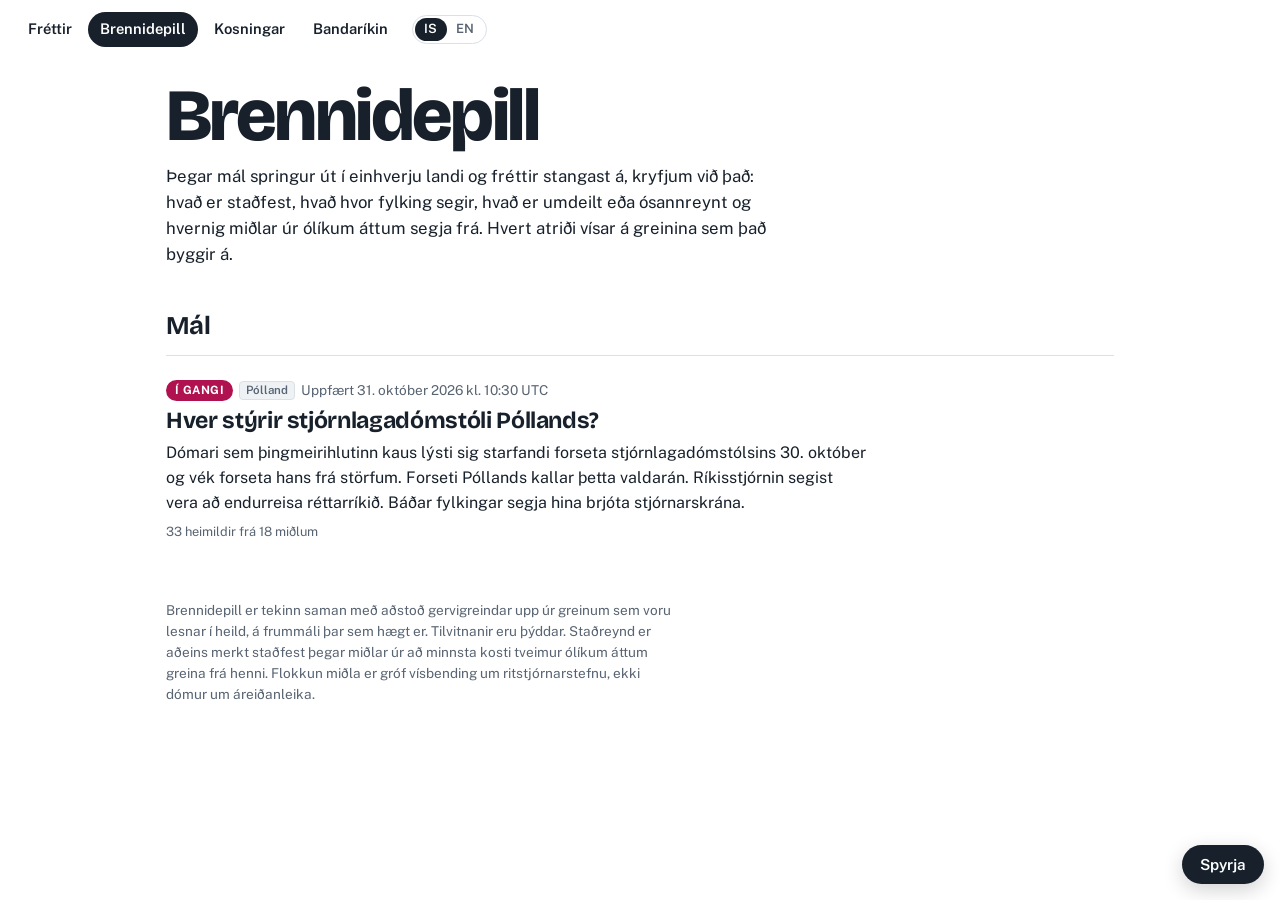
<file: brennidepill.html>
<!doctype html>
<html lang="is">
<head>
<meta charset="utf-8">
<meta name="viewport" content="width=device-width, initial-scale=1">
<title data-en="Focus">Brennidepill</title>
<meta name="description" content="Mál sem spretta upp í einstökum löndum, krufin hlutlægt: hvað er staðfest, hvað er umdeilt og hvernig ólíkir miðlar segja frá." data-en-content="Stories emerging from individual countries, taken apart objectively: what is confirmed, what is disputed and how different outlets tell it.">
<link rel="preconnect" href="https://fonts.googleapis.com">
<link rel="preconnect" href="https://fonts.gstatic.com" crossorigin>
<link href="https://fonts.googleapis.com/css2?family=Bricolage+Grotesque:opsz,wght@12..96,500;12..96,700;12..96,800&family=Public+Sans:ital,wght@0,400;0,500;0,600;1,400&display=swap" rel="stylesheet">
<link rel="stylesheet" href="/styles.css">
<link rel="stylesheet" href="/chat.css">
<link rel="stylesheet" href="/frettir.css">
<link rel="stylesheet" href="/brennidepill.css">
<link rel="icon" href="data:image/svg+xml,<svg xmlns='http://www.w3.org/2000/svg' viewBox='0 0 32 32'><circle cx='16' cy='16' r='12' fill='none' stroke='%2317202b' stroke-width='3'/><circle cx='16' cy='16' r='5' fill='%23b0124f'/></svg>">
</head>
<body class="fin">
<nav class="sitenav" aria-label="Síður" data-en-aria-label="Pages">
  <a href="/frettir" data-en="News">Fréttir</a>
  <a href="/brennidepill" aria-current="page" data-en="Focus">Brennidepill</a>
  <a href="/" data-en="Elections">Kosningar</a>
  <a href="/bandarikin" data-en="United States">Bandaríkin</a>
</nav>
<main class="fin-main">
  <header class="fin-head" id="head">
    <h1><a href="/brennidepill" id="home" data-en="Focus">Brennidepill</a></h1>
    <p class="lede" data-en="When a story breaks in a country and the reports conflict, we take it apart: what is confirmed, what each side says, what is disputed or unverified, and how outlets in different camps frame it. Every point links to the article it rests on.">Þegar mál springur út í einhverju landi og fréttir stangast á, kryfjum við það: hvað er staðfest, hvað hvor fylking segir, hvað er umdeilt eða ósannreynt og hvernig miðlar úr ólíkum áttum segja frá. Hvert atriði vísar á greinina sem það byggir á.</p>
  </header>
  <section class="block" id="list-box" aria-labelledby="list-h">
    <h2 id="list-h" data-en="Topics">Mál</h2>
    <ol class="bd-list" id="list"></ol>
  </section>
  <article class="bd" id="topic" hidden></article>
  <p class="fineprint" data-en="Focus pieces are compiled with AI assistance from articles read in full, in the original language where possible. Quotes are translated. A fact is marked confirmed only when outlets from at least two different camps report it. Outlet camps are a rough guide to editorial leaning, not a verdict on reliability.">Brennidepill er tekinn saman með aðstoð gervigreindar upp úr greinum sem voru lesnar í heild, á frummáli þar sem hægt er. Tilvitnanir eru þýddar. Staðreynd er aðeins merkt staðfest þegar miðlar úr að minnsta kosti tveimur ólíkum áttum greina frá henni. Flokkun miðla er gróf vísbending um ritstjórnarstefnu, ekki dómur um áreiðanleika.</p>
</main>
<script src="/i18n.js"></script>
<script src="/brennidepill.js"></script>
<script src="/chat.js"></script>
</body>
</html>
</file>
<file: styles.css>
:root {
  --ocean: #d3dce5;
  --land: #f5f7f8;
  --land-line: #b4c0cb;
  --ink: #17202b;
  --muted: #586472;
  --rule: #d9e0e6;
  --surface: #ffffff;
  --surface-2: #eef2f5;
  --s1: #b0124f;
  --s2: #d9487e;
  --s3: #ec8db0;
  --s4: #f6c6d8;
  --r-new: #0f8a7e;
  --r-inc: #c4870f;
  --focus: #1d5fd1;
  --chip-gov: #1f6b4f;
  --chip-gov-bg: #dcefe6;
  --display: "Bricolage Grotesque", "Avenir Next", system-ui, sans-serif;
  --text: "Public Sans", "Helvetica Neue", Arial, sans-serif;
  color-scheme: light;
}
@media (prefers-color-scheme: dark) {
  :root:not([data-theme="light"]) {
    --ocean: #0d131a; --land: #1b242e; --land-line: #2f3b48; --ink: #e7ecf1; --muted: #9ba7b5;
    --rule: #26313d; --surface: #141b23; --surface-2: #1d2630;
    --s1: #ff4f8f; --s2: #d33a72; --s3: #8f2f53; --s4: #5a2a3e;
    --r-new: #2fc4b2; --r-inc: #e2a63c;
    --focus: #7aa7ff; --chip-gov: #8fe0bd; --chip-gov-bg: #183a2e; color-scheme: dark;
  }
}
:root[data-theme="dark"] {
  --ocean: #0d131a; --land: #1b242e; --land-line: #2f3b48; --ink: #e7ecf1; --muted: #9ba7b5;
  --rule: #26313d; --surface: #141b23; --surface-2: #1d2630;
  --s1: #ff4f8f; --s2: #d33a72; --s3: #8f2f53; --s4: #5a2a3e;
  --r-new: #2fc4b2; --r-inc: #e2a63c;
  --focus: #7aa7ff; --chip-gov: #8fe0bd; --chip-gov-bg: #183a2e; color-scheme: dark;
}

* { box-sizing: border-box; }
html { -webkit-text-size-adjust: 100%; }
body { margin: 0; background: var(--ocean); color: var(--ink); font: 400 16px/1.55 var(--text); }
button, input { font: inherit; color: inherit; }
:focus-visible { outline: 3px solid var(--focus); outline-offset: 2px; }
.visually-hidden { position: absolute; width: 1px; height: 1px; overflow: hidden; clip: rect(0 0 0 0); white-space: nowrap; }
.skip { position: absolute; left: 16px; top: -80px; background: var(--surface); padding: 8px 12px; z-index: 50; }
.skip:focus { top: 12px; }

/* Atlas */
.atlas { position: relative; height: min(88vh, 860px); min-height: 520px; overflow: hidden; }
.map { position: absolute; inset: 0; }
.map svg { display: block; width: 100%; height: 100%; cursor: grab; touch-action: none; }
.map svg:active { cursor: grabbing; }
.country { fill: var(--land); stroke: var(--land-line); stroke-width: .5; vector-effect: non-scaling-stroke; }
.country.has-vote { cursor: pointer; }
.country.has-vote:hover, .country.is-active { stroke: var(--ink); stroke-width: 1.4; }
.country.is-dim { opacity: .35; }
.dot { stroke: var(--surface); stroke-width: 1.2; vector-effect: non-scaling-stroke; cursor: pointer; }
.pulse { fill: none; stroke: var(--s1); stroke-width: 1.5; vector-effect: non-scaling-stroke; transform-box: fill-box; transform-origin: center; animation: pulse 2.4s ease-out infinite; pointer-events: none; }
@keyframes pulse { from { transform: scale(1); opacity: .9; } to { transform: scale(3.2); opacity: 0; } }
@media (prefers-reduced-motion: reduce) { .pulse { animation: none; opacity: .6; } }

.masthead { position: absolute; z-index: 2; left: 16px; bottom: 76px; max-width: 26rem; pointer-events: none; }
.masthead h1 {
  margin: 0; font: 800 clamp(2.6rem, 7vw, 5.4rem)/.88 var(--display); letter-spacing: -.035em;
  font-variation-settings: "opsz" 96;
}
.lede { margin: .7rem 0 0; font-size: 1.05rem; max-width: 26rem; color: var(--ink); pointer-events: auto; }
.lede strong { font-weight: 600; }
.lede button { all: unset; cursor: pointer; text-decoration: underline; text-decoration-thickness: 1.5px; text-underline-offset: 3px; }
.lede button:focus-visible { outline: 3px solid var(--focus); }

.legend { position: absolute; left: 16px; bottom: 16px; z-index: 2; font-size: .82rem; color: var(--muted); }
.legend-title { display: block; margin-bottom: 4px; }
.legend-scale { display: flex; gap: 14px; margin: 0; padding: 0; list-style: none; flex-wrap: wrap; }
.legend-scale li { display: flex; align-items: center; gap: 6px; color: var(--ink); }
.legend-scale i { width: 14px; height: 14px; border-radius: 3px; background: var(--c); }
.legend { display: flex; flex-wrap: wrap; gap: 8px 28px; max-width: calc(100% - 260px); }
@media (min-width: 721px) and (max-width: 1100px) { .masthead { bottom: 124px; } }
.vote.result .winner { font: 700 1.15rem/1.25 var(--display); }
.vote.result .badge { display: inline-flex; align-items: center; gap: 6px; margin-top: 4px; font-size: .9rem; font-weight: 600; }
.vote.result .badge i { width: 10px; height: 10px; border-radius: 50%; background: var(--c); }

.map-tools { position: absolute; right: 16px; bottom: 16px; z-index: 2; display: flex; gap: 6px; }
.map-tools button { min-width: 40px; height: 40px; padding: 0 12px; border: 1px solid var(--land-line); background: var(--surface); border-radius: 8px; cursor: pointer; font-weight: 600; }
.map-tools button:hover { background: var(--surface-2); }

.tooltip { position: absolute; z-index: 5; pointer-events: none; background: var(--ink); color: var(--surface); padding: 6px 10px; border-radius: 6px; font-size: .85rem; line-height: 1.35; max-width: 240px; transform: translate(-50%, calc(-100% - 12px)); }
.tooltip b { font-weight: 600; }

.pphoto { float: right; width: 72px; margin: 0 0 6px 12px; }
.pphoto img { width: 72px; height: 72px; object-fit: cover; object-position: center 20%; border-radius: 50%; display: block; background: var(--surface-2); }
.pphoto figcaption { font-size: .62rem; line-height: 1.2; color: var(--muted); margin-top: 3px; text-align: center; word-break: break-word; }
.pphoto figcaption a { color: var(--muted); }
.party::after { content: ""; display: block; clear: both; }

/* Site nav */
.sitenav { display: flex; flex-wrap: wrap; align-items: center; gap: 4px; padding: 12px 16px; position: relative; z-index: 3; }
.sitenav a { color: var(--ink); text-decoration: none; padding: 6px 12px; border-radius: 999px; font-weight: 600; font-size: .92rem; }
.sitenav a:hover { background: var(--surface-2); }
.sitenav a[aria-current="page"] { background: var(--ink); color: var(--surface); }
.atlas .sitenav { position: absolute; top: 0; right: 0; }
.atlas .sitenav a { background: var(--surface); }
.atlas .sitenav a[aria-current="page"] { background: var(--ink); }

.lang-toggle { display: inline-flex; margin-left: 8px; border: 1px solid var(--rule); border-radius: 999px; padding: 2px; background: var(--surface); align-self: center; }
.lang-toggle button { border: 0; background: transparent; color: var(--muted); font: 600 .8rem/1 var(--text); padding: 5px 9px; border-radius: 999px; cursor: pointer; letter-spacing: .03em; }
.lang-toggle button[aria-pressed="true"] { background: var(--ink); color: var(--surface); }
.lang-toggle button:hover:not([aria-pressed="true"]) { color: var(--ink); }
.lang-toggle button:focus-visible { outline: 2px solid var(--focus); outline-offset: 1px; }

@media (max-width: 720px) { .atlas .sitenav { position: static; justify-content: flex-end; padding-bottom: 0; } }

/* Calendar */
.calendar { background: var(--surface); padding: 40px 16px 56px; }
.calendar > * { max-width: 920px; margin-left: auto; margin-right: auto; }
.calendar-head { display: flex; align-items: end; justify-content: space-between; gap: 16px; flex-wrap: wrap; margin-bottom: 8px; }
.calendar h2 { margin: 0; font: 700 2rem/1.1 var(--display); letter-spacing: -.02em; }
.search input { width: min(260px, 70vw); padding: 9px 12px; border: 1px solid var(--land-line); border-radius: 8px; background: var(--surface); }
.month { margin-top: 28px; }
.month h3 { margin: 0 0 4px; font: 700 1.05rem/1.3 var(--display); color: var(--muted); }
.rows { list-style: none; margin: 0; padding: 0; }
.row { border-top: 1px solid var(--rule); }
.row button { all: unset; box-sizing: border-box; width: 100%; display: grid; grid-template-columns: 4.2rem 1fr auto; gap: 12px; align-items: baseline; padding: 12px 4px; cursor: pointer; }
.row button:hover { background: var(--surface-2); }
.row button:focus-visible { outline: 3px solid var(--focus); outline-offset: -3px; }
.row .day { font: 700 1.25rem/1 var(--display); font-variant-numeric: tabular-nums; display: flex; gap: 8px; align-items: center; }
.row .day i { width: 10px; height: 10px; border-radius: 50%; background: var(--c); flex: none; }
.row .what { min-width: 0; }
.row .country-name { font-weight: 600; }
.row .kind { color: var(--muted); }
.status { font-size: .8rem; color: var(--muted); white-space: nowrap; }
.empty { color: var(--muted); padding: 16px 0; }
.fineprint { margin-top: 40px; font-size: .85rem; color: var(--muted); max-width: 64ch; }

/* Panel */
.scrim { position: fixed; inset: 0; background: rgba(10, 16, 24, .35); z-index: 19; }
.panel { position: fixed; z-index: 20; top: 0; right: 0; bottom: 0; width: min(460px, 100%); background: var(--surface); box-shadow: -18px 0 40px rgba(10, 16, 24, .18); overflow-y: auto; overscroll-behavior: contain; animation: slide-in .22s ease-out; }
@keyframes slide-in { from { transform: translateX(24px); opacity: 0; } }
@media (prefers-reduced-motion: reduce) { .panel { animation: none; } }
.panel-close { position: sticky; top: 12px; float: right; margin: 12px 12px 0 0; border: 1px solid var(--land-line); background: var(--surface); border-radius: 8px; padding: 6px 12px; cursor: pointer; z-index: 1; }
.panel-body { padding: 20px 24px 48px; }
.panel h2 { margin: 8px 0 0; font: 800 2.4rem/1 var(--display); letter-spacing: -.03em; }
.panel .leaders { margin: 8px 0 0; color: var(--muted); font-size: .92rem; }
.vote { margin: 20px 0 0; padding: 14px 16px; border-left: 5px solid var(--c, var(--s4)); background: var(--surface-2); border-radius: 0 8px 8px 0; }
.vote + .vote { margin-top: 10px; }
.vote .when { font: 700 1.3rem/1.2 var(--display); }
.vote .count { font-size: .9rem; color: var(--muted); }
.vote .type { margin-top: 2px; font-weight: 600; }
.vote .note { margin-top: 4px; font-size: .9rem; color: var(--muted); }
.summary { margin: 18px 0 0; font-size: 1rem; max-width: 60ch; }
.panel h3 { margin: 28px 0 4px; font: 700 1.25rem/1.2 var(--display); }
.parties { list-style: none; margin: 0; padding: 0; }
.party { padding: 16px 0; border-top: 1px solid var(--rule); }
.party-head { display: flex; justify-content: space-between; gap: 12px; align-items: baseline; }
.party-name { margin: 0; font-weight: 600; font-size: 1.05rem; line-height: 1.3; }
.party-abbr { color: var(--muted); font-weight: 500; }
.chip { font-size: .75rem; font-weight: 600; color: var(--chip-gov); background: var(--chip-gov-bg); padding: 2px 8px; border-radius: 999px; white-space: nowrap; }
.party-meta { margin: 4px 0 0; font-size: .88rem; color: var(--muted); }
.spectrum { margin: 10px 0 2px; }
.spectrum-track { position: relative; height: 6px; border-radius: 3px; background: var(--surface-2); border: 1px solid var(--rule); }
.spectrum-mark { position: absolute; top: 50%; width: 14px; height: 14px; border-radius: 50%; background: var(--ink); border: 2px solid var(--surface); transform: translate(-50%, -50%); }
.spectrum-span { position: absolute; top: -1px; bottom: -1px; border-radius: 3px; background: var(--muted); opacity: .55; }
.spectrum-labels { display: flex; justify-content: space-between; font-size: .72rem; color: var(--muted); margin-top: 3px; }
.spectrum-text { margin: 10px 0 6px; font-size: .85rem; color: var(--ink); }
.policies { margin: 10px 0 0; padding-left: 1.1rem; font-size: .94rem; }
.policies li + li { margin-top: 3px; }
.stats { display: grid; grid-template-columns: 1fr 1fr; gap: 8px 16px; margin: 10px 0 0; font-size: .85rem; }
.stats dt { color: var(--muted); }
.stats dd { margin: 0; }
.no-parties { color: var(--muted); }
.sources { font-size: .85rem; padding-left: 1.1rem; word-break: break-word; }
.sources a { color: var(--ink); }
.reviewed { margin-top: 20px; font-size: .8rem; color: var(--muted); }

@media (max-width: 720px) {
  .atlas { height: auto; min-height: 0; padding-bottom: 12px; }
  .masthead, .legend, .map-tools { position: static; }
  .legend { max-width: none; }
  .masthead { padding: 16px 16px 0; }
  .lede { font-size: .95rem; }
  .map { position: relative; inset: auto; aspect-ratio: 1.75; margin-top: 8px; }
  .legend { padding: 4px 16px 0; }
  .map-tools { padding: 10px 16px 0; }
  .panel { top: auto; height: 82vh; width: 100%; border-radius: 16px 16px 0 0; box-shadow: 0 -12px 40px rgba(10,16,24,.2); animation-name: rise; }
  @keyframes rise { from { transform: translateY(32px); opacity: 0; } }
  .panel-body { padding: 8px 16px 40px; }
  .panel h2 { font-size: 2rem; }
  .row button { grid-template-columns: 3.6rem 1fr; }
  .row .status { grid-column: 2; }
}
.hemi { margin: 10px 0 0; }
.hemi svg { width: 100%; max-width: 420px; display: block; margin: 0 auto; }
.hemi-total { font: 800 15px/1 var(--display); fill: var(--ink); }
.hemi-sub { font: 500 6px/1 var(--text); fill: var(--muted); }
.hemi-key, .poll-bars { list-style: none; padding: 0; margin: 10px 0 0; }
.hemi-key { display: flex; flex-wrap: wrap; gap: 4px 14px; font-size: .82rem; }
.hemi-key i { display: inline-block; width: 10px; height: 10px; border-radius: 50%; margin-right: 5px; vertical-align: -1px; }
.hemi-key b { font-variant-numeric: tabular-nums; }
.hemi figcaption, .poll figcaption { font-size: .78rem; color: var(--muted); margin-top: 8px; }
.hemi figcaption a, .poll figcaption a { color: var(--muted); }
.poll { margin: 6px 0 0; }
.poll-h { margin-top: 18px; }
.poll-bars li { display: grid; grid-template-columns: 7.5rem 1fr 3rem; align-items: center; gap: 8px; padding: 3px 0; font-size: .85rem; }
.poll-name { overflow: hidden; text-overflow: ellipsis; white-space: nowrap; }
.poll-track { position: relative; height: 12px; background: var(--surface-2); border-radius: 3px; }
.poll-bar { position: absolute; left: 0; top: 0; bottom: 0; border-radius: 3px; }
.poll-maj { position: absolute; top: -3px; bottom: -3px; width: 2px; background: var(--ink); opacity: .6; }
.poll-val { text-align: right; font-variant-numeric: tabular-nums; font-weight: 600; }

/* live election night */
.live { margin: 18px 0 0; padding: 14px 16px; border: 2px solid var(--s1); border-radius: 10px; background: var(--surface); }
.live.is-final { border-color: var(--rule); }
.live-head { display: flex; flex-wrap: wrap; justify-content: space-between; gap: 6px 12px; align-items: baseline; }
.live-tag { display: inline-flex; align-items: center; gap: 7px; font: 700 .8rem/1 var(--text); letter-spacing: .06em; text-transform: uppercase; color: var(--s1); }
.live.is-final .live-tag { color: var(--ink); }
.live-tag i, .live-lede i { width: 9px; height: 9px; border-radius: 50%; background: var(--s1); animation: livepulse 1.6s ease-in-out infinite; }
.live-lede { display: inline-flex; align-items: center; gap: 6px; font-weight: 700; color: var(--s1); }
@keyframes livepulse { 0%, 100% { opacity: 1; } 50% { opacity: .25; } }
@media (prefers-reduced-motion: reduce) { .live-tag i, .live-lede i { animation: none; } }
.live-upd { font-size: .8rem; color: var(--muted); font-variant-numeric: tabular-nums; }
.live-headline { margin: 8px 0 0; font: 700 1.1rem/1.3 var(--display); }
.live-blocs { margin-top: 12px; }
.live-bloc-bar { position: relative; display: flex; height: 16px; border-radius: 4px; overflow: hidden; background: var(--surface-2); }
.live-bloc-bar span { display: block; height: 100%; }
.live-bloc-bar i { position: absolute; top: 0; bottom: 0; width: 2px; background: var(--ink); }
.live-cap { font-size: .78rem; color: var(--muted); margin: 8px 0 0; }
.live-cap a { color: var(--muted); }

/* email alerts */
.subscribe { margin: 32px 0 0; max-width: 34rem; }
.subscribe.compact { margin: 10px 0 0; padding: 12px 16px; background: var(--surface-2); border-radius: 10px; }
.subscribe h3 { margin: 0 0 4px; }
.sub-lead { margin: 0 0 10px; font-size: .92rem; color: var(--muted); }
.sub-row { display: flex; gap: 8px; flex-wrap: wrap; }
.sub-row input { flex: 1 1 14rem; min-width: 0; padding: 9px 12px; font: inherit; border: 1px solid var(--land-line); border-radius: 8px; background: var(--surface); color: var(--ink); }
.sub-row button { padding: 9px 16px; font: 600 .95rem var(--text); border: 0; border-radius: 8px; background: var(--s1); color: #fff; cursor: pointer; }
.sub-row button:disabled { opacity: .6; cursor: default; }
.sub-row input:focus-visible, .sub-row button:focus-visible, .sub-consent input:focus-visible { outline: 3px solid var(--focus); outline-offset: 2px; }
.sub-consent { display: flex; gap: 8px; align-items: flex-start; margin-top: 8px; font-size: .8rem; color: var(--muted); }
.sub-consent input { margin-top: 2px; }
.sub-msg { margin: 6px 0 0; font-size: .85rem; font-weight: 600; min-height: 1em; }
.sub-hp { position: absolute; left: -9999px; width: 1px; height: 1px; opacity: 0; }

/* Brennidepill link in the country panel */
.focus-link { display: block; margin: 12px 0 4px; padding: 10px 12px; border-left: 4px solid var(--s1); background: var(--surface-2); border-radius: 0 8px 8px 0; color: var(--ink); text-decoration: none; font-weight: 600; line-height: 1.3; }
.focus-link span { display: block; font-size: .72rem; text-transform: uppercase; letter-spacing: .05em; color: var(--s1); margin-bottom: 2px; }
.focus-link:hover { background: var(--rule); }
</file>
<file: chat.css>
.chat-fab { position: fixed; right: 16px; bottom: 16px; z-index: 60; border: 0; border-radius: 999px; padding: 12px 18px; background: var(--ink); color: var(--surface); font: 600 .95rem/1 var(--text); cursor: pointer; box-shadow: 0 6px 20px rgba(0,0,0,.18); }
.chat-fab:focus-visible { outline: 3px solid var(--focus); outline-offset: 3px; }
.chat-box { position: fixed; right: 16px; bottom: 16px; z-index: 61; width: min(400px, calc(100vw - 32px)); height: min(560px, calc(100vh - 32px)); display: flex; flex-direction: column; background: var(--surface); color: var(--ink); border: 1px solid var(--rule); border-radius: 14px; box-shadow: 0 12px 40px rgba(0,0,0,.25); overflow: hidden; }
.chat-box[hidden], .chat-fab[hidden] { display: none; }
.chat-head { display: flex; align-items: center; justify-content: space-between; gap: 8px; padding: 12px 14px; border-bottom: 1px solid var(--rule); }
.chat-head strong { font: 700 1rem/1.2 var(--display); }
.chat-about { display: block; font-size: .8rem; color: var(--muted); }
.chat-close { border: 1px solid var(--rule); background: var(--surface); color: var(--ink); border-radius: 8px; padding: 4px 10px; cursor: pointer; }
.chat-log { flex: 1; overflow-y: auto; padding: 12px 14px; display: flex; flex-direction: column; gap: 10px; }
.chat-msg { max-width: 88%; padding: 9px 12px; border-radius: 12px; line-height: 1.45; font-size: .93rem; white-space: pre-wrap; overflow-wrap: anywhere; }
.chat-msg.me { align-self: flex-end; background: var(--ink); color: var(--surface); border-bottom-right-radius: 4px; }
.chat-msg.bot { align-self: flex-start; background: var(--surface-2); border-bottom-left-radius: 4px; }
.chat-msg.bot a { color: var(--focus); }
.chat-msg.wait { color: var(--muted); font-style: italic; }
.chat-sugg { display: flex; flex-wrap: wrap; gap: 6px; }
.chat-sugg button { border: 1px solid var(--rule); background: var(--surface); color: var(--ink); border-radius: 999px; padding: 5px 10px; font-size: .82rem; cursor: pointer; text-align: left; }
.chat-form { display: flex; gap: 8px; padding: 10px 12px; border-top: 1px solid var(--rule); }
.chat-form textarea { flex: 1; resize: none; height: 42px; padding: 10px; border: 1px solid var(--land-line); border-radius: 10px; background: var(--surface); color: var(--ink); font: inherit; font-size: 16px; }
.chat-form button { border: 0; border-radius: 10px; padding: 0 14px; background: var(--ink); color: var(--surface); font-weight: 600; cursor: pointer; }
.chat-form button:disabled { opacity: .5; cursor: default; }
.chat-note { margin: 0; padding: 0 12px 10px; font-size: .72rem; color: var(--muted); }
body:has(.map-tools) .chat-fab { bottom: 64px; }
</file>
<file: frettir.css>
body.fin { background: var(--surface); }
.fin-main { max-width: 980px; margin: 0 auto; padding: 8px 16px 64px; }
.fin-head h1 { margin: 16px 0 0; font: 800 clamp(2.6rem, 7vw, 4.6rem)/.9 var(--display); letter-spacing: -.035em; }
.fin-head .lede { max-width: 60ch; margin: 14px 0 0; font-size: 1.05rem; }
.fx { margin: 10px 0 0; color: var(--muted); font-size: .9rem; font-variant-numeric: tabular-nums; }

.block { margin-top: 44px; }
.block h2 { margin: 0; font: 700 1.6rem/1.15 var(--display); letter-spacing: -.02em; }
.block-head { display: flex; justify-content: space-between; align-items: end; gap: 12px; flex-wrap: wrap; }
.filters { display: flex; gap: 6px; }
.pill { border: 1px solid var(--land-line); background: var(--surface); border-radius: 999px; padding: 6px 14px; cursor: pointer; font-weight: 600; font-size: .9rem; }
.pill[aria-pressed="true"] { background: var(--ink); color: var(--surface); border-color: var(--ink); }
.hint { color: var(--muted); margin: 12px 0 0; }

.companies { list-style: none; margin: 14px 0 0; padding: 0; display: grid; grid-template-columns: repeat(auto-fill, minmax(220px, 1fr)); gap: 1px; background: var(--rule); border: 1px solid var(--rule); border-radius: 10px; overflow: hidden; }
.companies li { background: var(--surface); }
.co { all: unset; box-sizing: border-box; display: block; width: 100%; padding: 14px 16px; cursor: pointer; min-height: 100%; }
.co:hover { background: var(--surface-2); }
.co:focus-visible { outline: 3px solid var(--focus); outline-offset: -3px; }
.co-top { display: flex; justify-content: space-between; align-items: baseline; gap: 8px; }
.co-name { font-weight: 600; }
.co-tk { font-size: .8rem; color: var(--muted); font-variant-numeric: tabular-nums; }
.co-rev, .co-meta { display: block; }
.co-rev { margin-top: 6px; font: 700 1.15rem/1.2 var(--display); font-variant-numeric: tabular-nums; }
.co-meta { font-size: .82rem; color: var(--muted); }
.up { color: var(--chip-gov); }
.down { color: var(--s1); }
.star { color: var(--s1); }

.feed { list-style: none; margin: 14px 0 0; padding: 0; }
.feed li { border-top: 1px solid var(--rule); padding: 14px 0; display: grid; grid-template-columns: 6.5rem 1fr; gap: 14px; }
.feed time { color: var(--muted); font-size: .88rem; font-variant-numeric: tabular-nums; padding-top: 2px; }
.feed h3 { margin: 0; font-size: 1.02rem; font-weight: 600; }
.feed h3 button { all: unset; cursor: pointer; }
.feed h3 button:hover { text-decoration: underline; text-underline-offset: 3px; }
.feed h3 button:focus-visible { outline: 3px solid var(--focus); }
.feed p { margin: 4px 0 0; max-width: 70ch; }
.feed .src { font-size: .82rem; color: var(--muted); }
.feed .src a { color: var(--muted); }
.more { margin-top: 12px; }

.follow { border: 1px solid var(--land-line); background: var(--surface); border-radius: 8px; padding: 6px 12px; cursor: pointer; font-weight: 600; margin-top: 12px; }
.follow[aria-pressed="true"] { background: var(--chip-gov-bg); color: var(--chip-gov); border-color: var(--chip-gov); }
.kpis { display: grid; grid-template-columns: 1fr 1fr; gap: 12px 16px; margin: 18px 0 0; }
.kpis div { padding: 10px 12px; background: var(--surface-2); border-radius: 8px; }
.kpis dt { font-size: .8rem; color: var(--muted); }
.kpis dd { margin: 2px 0 0; font: 700 1.05rem/1.25 var(--display); font-variant-numeric: tabular-nums; }
.kpis small { display: block; font: 400 .8rem/1.3 var(--text); color: var(--muted); }
.qtable { width: 100%; border-collapse: collapse; margin-top: 8px; font-size: .88rem; font-variant-numeric: tabular-nums; }
.qtable th, .qtable td { text-align: right; padding: 6px 4px; border-bottom: 1px solid var(--rule); }
.qtable th:first-child, .qtable td:first-child { text-align: left; }
.qtable th { color: var(--muted); font-weight: 500; }
.bar { display: inline-block; height: 8px; background: var(--ink); opacity: .7; border-radius: 2px; vertical-align: middle; margin-right: 6px; }
.filings { padding-left: 1.1rem; font-size: .9rem; }
.filings a { color: var(--ink); }
.note { font-size: .82rem; color: var(--muted); margin-top: 12px; }

@media (max-width: 600px) {
  .feed li { grid-template-columns: 1fr; gap: 2px; }
  .kpis { grid-template-columns: 1fr; }
}
.ai-label { font-size: .8rem; color: var(--muted); margin: 4px 0 0; }
.ai-label a { color: var(--muted); }
.fresh { margin-top: 16px; padding: 12px 14px; border-left: 4px solid var(--chip-gov); background: var(--chip-gov-bg); border-radius: 0 8px 8px 0; }
.fresh h3 { margin: 0 0 4px; font-size: 1rem; }
.fresh p { margin: 4px 0 0; }
.news h3 a { color: var(--ink); text-decoration: none; }
.news h3 a:hover { text-decoration: underline; text-underline-offset: 3px; }
.tag { display: inline-block; margin-top: 4px; font-size: .72rem; font-weight: 600; padding: 1px 8px; border-radius: 999px; }
.tag-kosningar { background: var(--s4); color: var(--ink); }
.tag-brennidepill { background: var(--s1); color: #fff; }
.tag-fjarmal { background: var(--chip-gov-bg); color: var(--chip-gov); }
.cols { display: grid; grid-template-columns: 1fr 1.4fr; gap: 28px; margin-top: 16px; }
.cols h3 { margin: 0 0 6px; font: 700 1.1rem/1.2 var(--display); }
.hl { list-style: none; margin: 0; padding: 0; }
.hl li { padding: 8px 0; border-top: 1px solid var(--rule); }
.hl a { color: var(--ink); text-decoration: none; font-weight: 500; }
.hl a:hover { text-decoration: underline; text-underline-offset: 3px; }
.hl-meta { display: block; font-size: .8rem; color: var(--muted); margin-top: 2px; }
.fgroup + .fgroup { margin-top: 14px; }
.fgroup h4 { margin: 0 0 2px; font-size: .9rem; color: var(--muted); font-weight: 600; }
.muted { color: var(--muted); }
#land { padding: 9px 12px; border: 1px solid var(--land-line); border-radius: 8px; background: var(--surface); color: var(--ink); max-width: 70vw; }
.persp { list-style: none; margin: 10px 0 0; padding: 0; }
.feed .persp li, .persp li { display: block; padding: 8px 0 8px 12px; border-left: 3px solid var(--rule); margin-top: 6px; }
.persp-src { display: block; font-size: .85rem; font-weight: 600; }
.persp-src a { color: var(--ink); }
.cc { display: inline-block; font-size: .72rem; padding: 0 6px; border-radius: 4px; background: var(--surface-2); border: 1px solid var(--rule); font-weight: 600; }
.basis { font-weight: 400; color: var(--muted); font-size: .78rem; }
@media (max-width: 760px) { .cols { grid-template-columns: 1fr; } }
.cols .feed li { grid-template-columns: 1fr; gap: 2px; }
.logo { display: inline-flex; align-items: center; justify-content: center; width: 34px; height: 34px; border-radius: 8px; background: #fff; border: 1px solid var(--rule); flex: none; overflow: hidden; }
.logo img { max-width: 26px; max-height: 26px; object-fit: contain; }
.logo-fallback { font: 700 .8rem/1 var(--display); color: #17202b; }
.co-top { align-items: center; }
.co-id { display: flex; align-items: center; gap: 10px; min-width: 0; }
.panel-logo { display: flex; align-items: center; gap: 14px; }
.panel-logo .logo { width: 56px; height: 56px; border-radius: 12px; }
.panel-logo .logo img { max-width: 44px; max-height: 44px; }
.credit { font-size: .72rem; color: var(--muted); margin: 4px 0 0; }
.credit a { color: var(--muted); }
.thumb { float: right; margin: 2px 0 8px 14px; width: 96px; text-align: right; }
.thumb img { width: 96px; height: 96px; object-fit: cover; border-radius: 8px; background: var(--surface-2); display: block; }
.thumb.is-logo img, .thumb.is-flag img { object-fit: contain; background: #fff; border: 1px solid var(--rule); padding: 8px; box-sizing: border-box; }
.thumb .credit { text-align: right; line-height: 1.25; }
.press { margin-top: 10px; font-size: .9rem; }
.press a { color: var(--ink); }
@media (max-width: 600px) { .thumb { width: 72px; } .thumb img { width: 72px; height: 72px; } }

/* single news post (/frettir/<id>) */
.fin-head h1 a { color: inherit; text-decoration: none; }
body.is-post .fin-head h1 { font-size: clamp(1.6rem, 4vw, 2.2rem); }
body.is-post .fin-head .lede { display: none; }
.post { margin-top: 28px; max-width: 720px; }
.post::after { content: ""; display: block; clear: both; }
.post-back { margin: 0 0 14px; font-size: .9rem; }
.post-back a, .post a[data-home] { color: var(--muted); }
.post-meta { margin: 0; color: var(--muted); font-size: .9rem; display: flex; align-items: center; gap: 8px; flex-wrap: wrap; }
.post-meta .tag { margin-top: 0; }
.post-title { margin: 10px 0 0; font: 800 clamp(1.8rem, 4.6vw, 2.8rem)/1.05 var(--display); letter-spacing: -.025em; text-wrap: balance; }
.post-lead { margin: 18px 0 0; font-size: 1.15rem; line-height: 1.55; }
.post-img { float: right; margin: 18px 0 12px 20px; width: 180px; }
.post-img img { width: 180px; height: 180px; object-fit: cover; border-radius: 12px; background: var(--surface-2); display: block; }
.post-img.is-logo img, .post-img.is-flag img { object-fit: contain; background: #fff; border: 1px solid var(--rule); padding: 14px; box-sizing: border-box; height: auto; aspect-ratio: 3 / 2; }
.post-src { margin: 18px 0 0; font-size: .9rem; color: var(--muted); }
.post-src a { color: var(--ink); font-weight: 600; }
.post-note { margin: 4px 0 0; font-size: .82rem; color: var(--muted); }
.post-btn { display: inline-block; margin-top: 12px; padding: 9px 16px; border-radius: 8px; background: var(--ink); color: var(--surface); text-decoration: none; font-weight: 600; font-size: .92rem; }
.post-btn:hover { opacity: .88; }
.post-btn:focus-visible { outline: 3px solid var(--focus); outline-offset: 2px; }
.post .persp { clear: both; }
.post-box { clear: both; margin-top: 28px; padding: 16px 18px; background: var(--surface-2); border-radius: 12px; }
.post-box h2, .post-related h2 { margin: 0; font: 700 1.25rem/1.2 var(--display); letter-spacing: -.01em; }
.post-box p { margin: 8px 0 0; }
.post-box .post-btn { margin-top: 14px; }
.post-table { overflow-x: auto; margin-top: 10px; }
.post-table .qtable th, .post-table .qtable td { text-align: left; }
.post-table .qtable tbody th { font-weight: 600; }
.post-related { clear: both; margin-top: 28px; }
.post-related .hl { margin-top: 8px; }
@media (max-width: 600px) {
  .post-img { width: 112px; margin-left: 14px; }
  .post-img img { width: 112px; height: 112px; }
  .post-lead { font-size: 1.05rem; }
}
</file>
<file: brennidepill.css>
/* Brennidepill (focus) */
:root { --camp-liberal: #3a6fb0; --camp-centre: #7a8694; --camp-right: #a8641d; --camp-left: #b0124f; --camp-state: #6d4fa8; --camp-official: #2f7d5b; --camp-intl: #17202b; --camp-ref: #b4c0cb;
  --lvl-confirmed: #1f6b4f; --lvl-confirmed-bg: #dcefe6; --lvl-single: #8a5a00; --lvl-single-bg: #fbeccb; --lvl-disputed: #9b1c3c; --lvl-disputed-bg: #f8dbe3; }
@media (prefers-color-scheme: dark) {
  :root:not([data-theme="light"]) { --camp-liberal: #7aa7ff; --camp-centre: #9ba7b5; --camp-right: #e2a63c; --camp-left: #ff4f8f; --camp-state: #b49cff; --camp-official: #8fe0bd; --camp-intl: #e7ecf1; --camp-ref: #4a5867;
    --lvl-confirmed: #8fe0bd; --lvl-confirmed-bg: #183a2e; --lvl-single: #f2c15b; --lvl-single-bg: #3a2e12; --lvl-disputed: #ff8fae; --lvl-disputed-bg: #3d1a25; }
}
:root[data-theme="dark"] { --camp-liberal: #7aa7ff; --camp-centre: #9ba7b5; --camp-right: #e2a63c; --camp-left: #ff4f8f; --camp-state: #b49cff; --camp-official: #8fe0bd; --camp-intl: #e7ecf1; --camp-ref: #4a5867;
  --lvl-confirmed: #8fe0bd; --lvl-confirmed-bg: #183a2e; --lvl-single: #f2c15b; --lvl-single-bg: #3a2e12; --lvl-disputed: #ff8fae; --lvl-disputed-bg: #3d1a25; }

.fin-head[hidden], .block[hidden] { display: none; }
.bd-list { list-style: none; margin: 14px 0 0; padding: 0; }
.bd-card { border-top: 1px solid var(--rule); padding: 18px 0; }
.bd-card h3 { margin: 6px 0 0; font: 700 1.45rem/1.2 var(--display); letter-spacing: -.015em; }
.bd-card h3 a { color: var(--ink); text-decoration: none; }
.bd-card h3 a:hover { text-decoration: underline; text-underline-offset: 3px; }
.bd-card p { margin: 6px 0 0; max-width: 70ch; }
.bd-meta { margin: 0; font-size: .85rem; color: var(--muted); display: flex; flex-wrap: wrap; gap: 6px; align-items: center; }
.bd-small { font-size: .8rem; color: var(--muted); }
.bd-status { font-size: .72rem; font-weight: 700; padding: 2px 9px; border-radius: 999px; background: var(--surface-2); color: var(--ink); text-transform: uppercase; letter-spacing: .04em; }
.bd-status.is-developing { background: var(--s1); color: #fff; }

.bd { max-width: 760px; }
.bd .post-title { margin: 10px 0 0; font: 800 clamp(2rem, 5vw, 3rem)/1.02 var(--display); letter-spacing: -.03em; }
.bd .post-lead { font-size: 1.12rem; margin: 14px 0 0; }
.bd-toc { display: flex; flex-wrap: wrap; gap: 6px; margin: 18px 0 0; }
.bd-toc a { font-size: .82rem; font-weight: 600; color: var(--ink); text-decoration: none; border: 1px solid var(--rule); border-radius: 999px; padding: 4px 11px; }
.bd-toc a:hover { background: var(--surface-2); }
.bd-bottom { margin-top: 22px; padding: 16px 18px; background: var(--surface-2); border-radius: 10px; }
.bd-bottom h2 { margin: 0 0 6px; font: 700 1.05rem/1.2 var(--display); }
.bd-bottom ul { margin: 0; padding-left: 1.1rem; }
.bd-bottom li + li { margin-top: 6px; }

.bd-nums { display: grid; grid-template-columns: repeat(auto-fit, minmax(150px, 1fr)); gap: 1px; margin-top: 18px; background: var(--rule); border: 1px solid var(--rule); border-radius: 10px; overflow: hidden; }
.bd-num { background: var(--surface); padding: 12px 14px; display: flex; flex-direction: column; gap: 2px; }
.bd-num strong { font: 800 1.5rem/1.1 var(--display); font-variant-numeric: tabular-nums; }
.bd-num span { font-size: .85rem; color: var(--muted); }

.bd-sec { margin-top: 40px; scroll-margin-top: 12px; }
.bd-sec > h2 { margin: 0; font: 700 1.5rem/1.15 var(--display); letter-spacing: -.02em; }
.bd-intro { margin: 6px 0 0; color: var(--muted); font-size: .92rem; }
.bd-sec h3 { margin: 0; font: 700 1.05rem/1.25 var(--display); }

.bd-facts { list-style: none; margin: 12px 0 0; padding: 0; }
.bd-facts li { display: grid; grid-template-columns: 7.2rem 1fr; gap: 12px; padding: 10px 0; border-top: 1px solid var(--rule); }
.bd-lvl { align-self: start; font-size: .72rem; font-weight: 700; padding: 2px 8px; border-radius: 6px; text-align: center; }
.lvl-confirmed .bd-lvl { background: var(--lvl-confirmed-bg); color: var(--lvl-confirmed); }
.lvl-single .bd-lvl { background: var(--lvl-single-bg); color: var(--lvl-single); }
.lvl-disputed .bd-lvl { background: var(--lvl-disputed-bg); color: var(--lvl-disputed); }

.bd-cite { display: inline-flex; flex-wrap: wrap; gap: 4px; vertical-align: 1px; }
.bd-cite a { font-size: .7rem; font-weight: 600; line-height: 1.5; color: var(--muted); text-decoration: none; border: 1px solid var(--rule); border-left: 3px solid var(--camp-centre); border-radius: 4px; padding: 0 5px; white-space: nowrap; }
.bd-cite a:hover { color: var(--ink); background: var(--surface-2); }
.bd-cite a.camp-liberal { border-left-color: var(--camp-liberal); }
.bd-cite a.camp-right { border-left-color: var(--camp-right); }
.bd-cite a.camp-left { border-left-color: var(--camp-left); }
.bd-cite a.camp-state { border-left-color: var(--camp-state); }
.bd-cite a.camp-official { border-left-color: var(--camp-official); }
.bd-cite a.camp-intl { border-left-color: var(--camp-intl); }
.bd-cite a.camp-ref { border-left-color: var(--camp-ref); }

.bd-sides, .bd-frames { display: grid; grid-template-columns: 1fr 1fr; gap: 14px; margin-top: 12px; }
.bd-side, .bd-frame { border: 1px solid var(--rule); border-radius: 10px; padding: 14px 16px; }
.bd-side p, .bd-frame p { margin: 6px 0 0; }
.bd-side blockquote { margin: 10px 0 0; padding: 0 0 0 12px; border-left: 3px solid var(--ink); }
.bd-side blockquote p { margin: 0; font-style: italic; }
.bd-side blockquote footer { font-size: .8rem; color: var(--muted); margin-top: 2px; }

.bd-q { border-top: 1px solid var(--rule); padding: 14px 0; }
.bd-q:first-of-type { margin-top: 10px; }
.bd-ab { display: grid; grid-template-columns: 1fr 1fr; gap: 12px; margin-top: 8px; }
.bd-ab p { margin: 0; padding: 10px 12px; background: var(--surface-2); border-radius: 8px; font-size: .95rem; }
.bd-ab-tag { display: block; font-size: .72rem; font-weight: 700; color: var(--muted); text-transform: uppercase; letter-spacing: .04em; margin-bottom: 2px; }
.bd-verdict { margin: 8px 0 0; font-size: .92rem; }

.bd-tl { list-style: none; margin: 12px 0 0; padding: 0; }
.bd-tl li { display: grid; grid-template-columns: 6.5rem 1fr; gap: 14px; padding: 9px 0; border-top: 1px solid var(--rule); }
.bd-tl time { color: var(--muted); font-size: .88rem; font-variant-numeric: tabular-nums; }
.bd-unk { margin: 10px 0 0; padding-left: 1.1rem; }
.bd-unk li + li { margin-top: 4px; }

.bd-srcs { display: grid; grid-template-columns: 1fr 1fr; gap: 6px 24px; margin-top: 12px; }
.bd-srcgroup h3 { display: flex; align-items: center; gap: 6px; font-size: .95rem; margin-top: 10px; }
.bd-srcgroup ul { list-style: none; margin: 4px 0 0; padding: 0; }
.bd-srcgroup li { padding: 4px 0; font-size: .88rem; border-top: 1px solid var(--rule); }
.bd-srcgroup a { color: var(--ink); }
.dot-camp { width: 10px; height: 10px; border-radius: 50%; background: var(--camp-centre); flex: none; }
.dot-camp.camp-liberal { background: var(--camp-liberal); }
.dot-camp.camp-right { background: var(--camp-right); }
.dot-camp.camp-left { background: var(--camp-left); }
.dot-camp.camp-state { background: var(--camp-state); }
.dot-camp.camp-official { background: var(--camp-official); }
.dot-camp.camp-intl { background: var(--camp-intl); }
.dot-camp.camp-ref { background: var(--camp-ref); }

@media (max-width: 680px) {
  .bd-sides, .bd-frames, .bd-ab, .bd-srcs { grid-template-columns: 1fr; }
  .bd-facts li { grid-template-columns: 1fr; gap: 4px; }
  .bd-lvl { justify-self: start; }
  .bd-tl li { grid-template-columns: 4.6rem 1fr; gap: 10px; }
}
</file>
